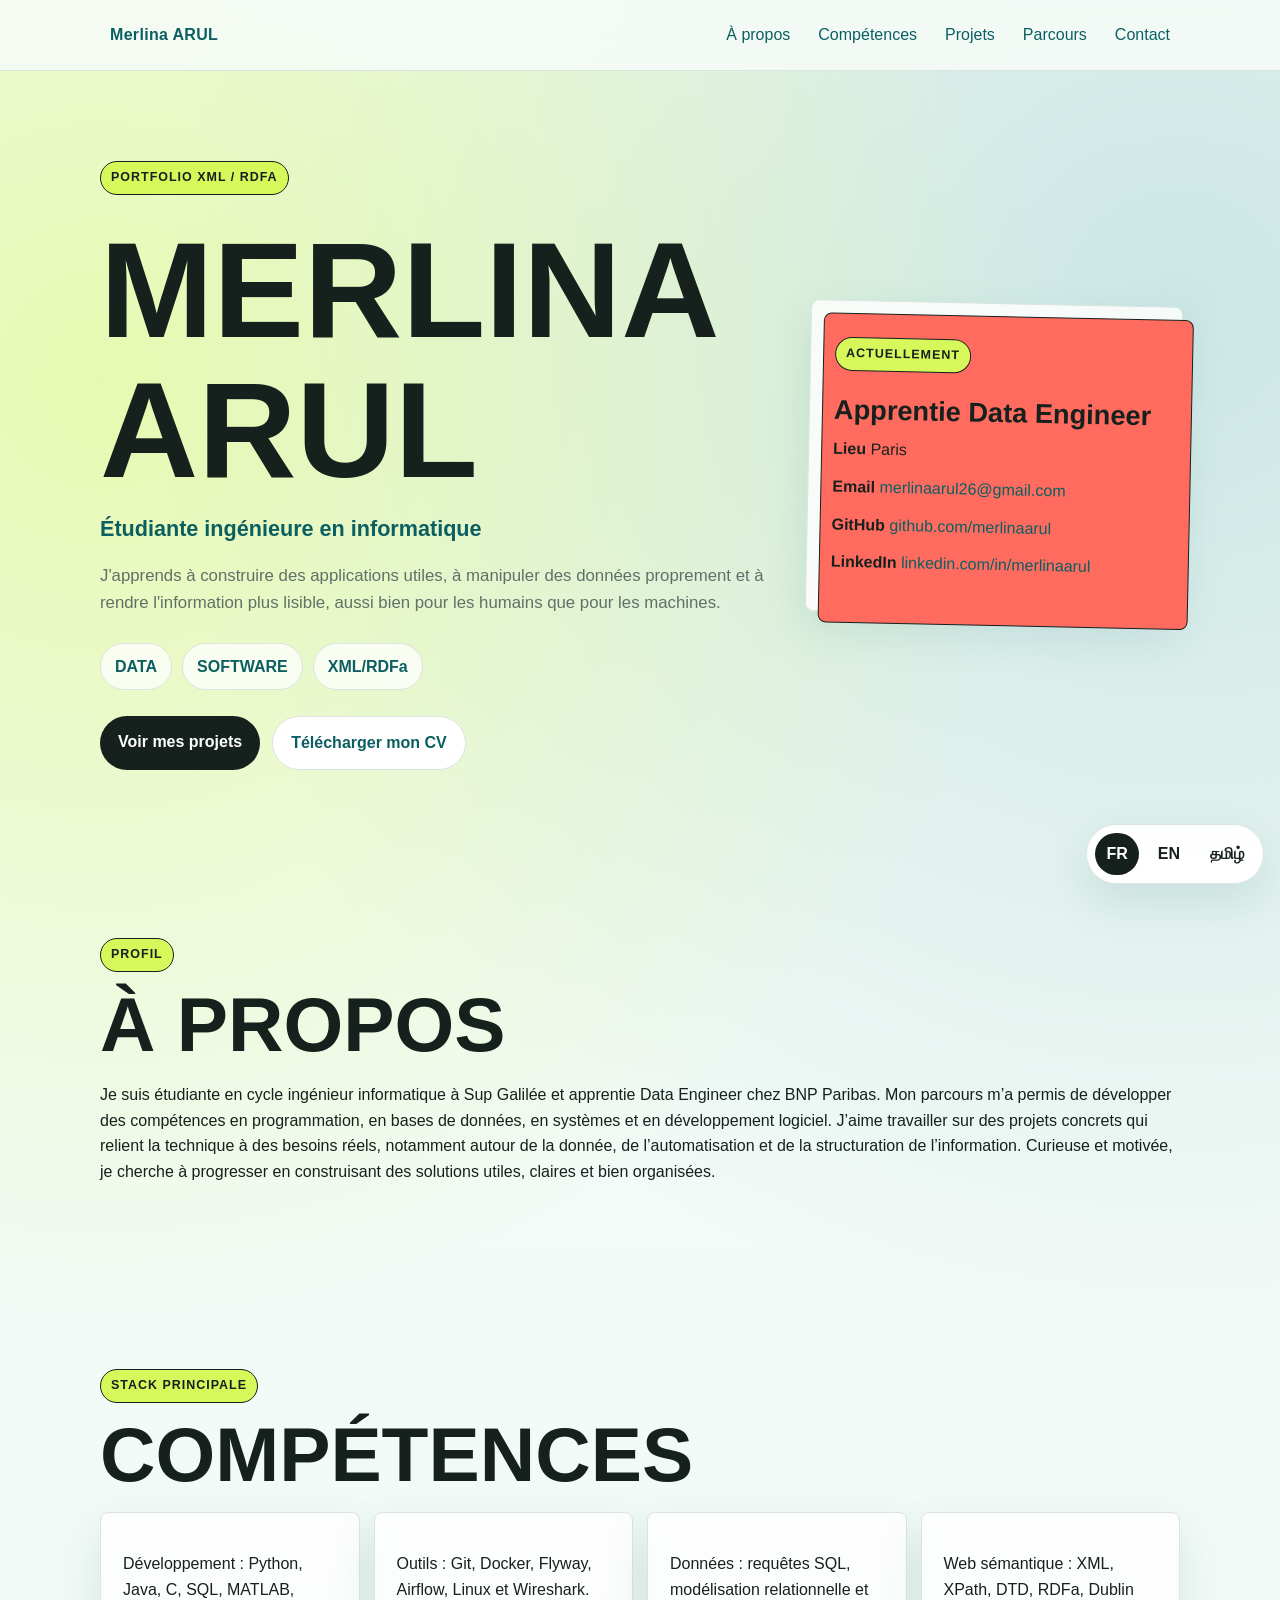
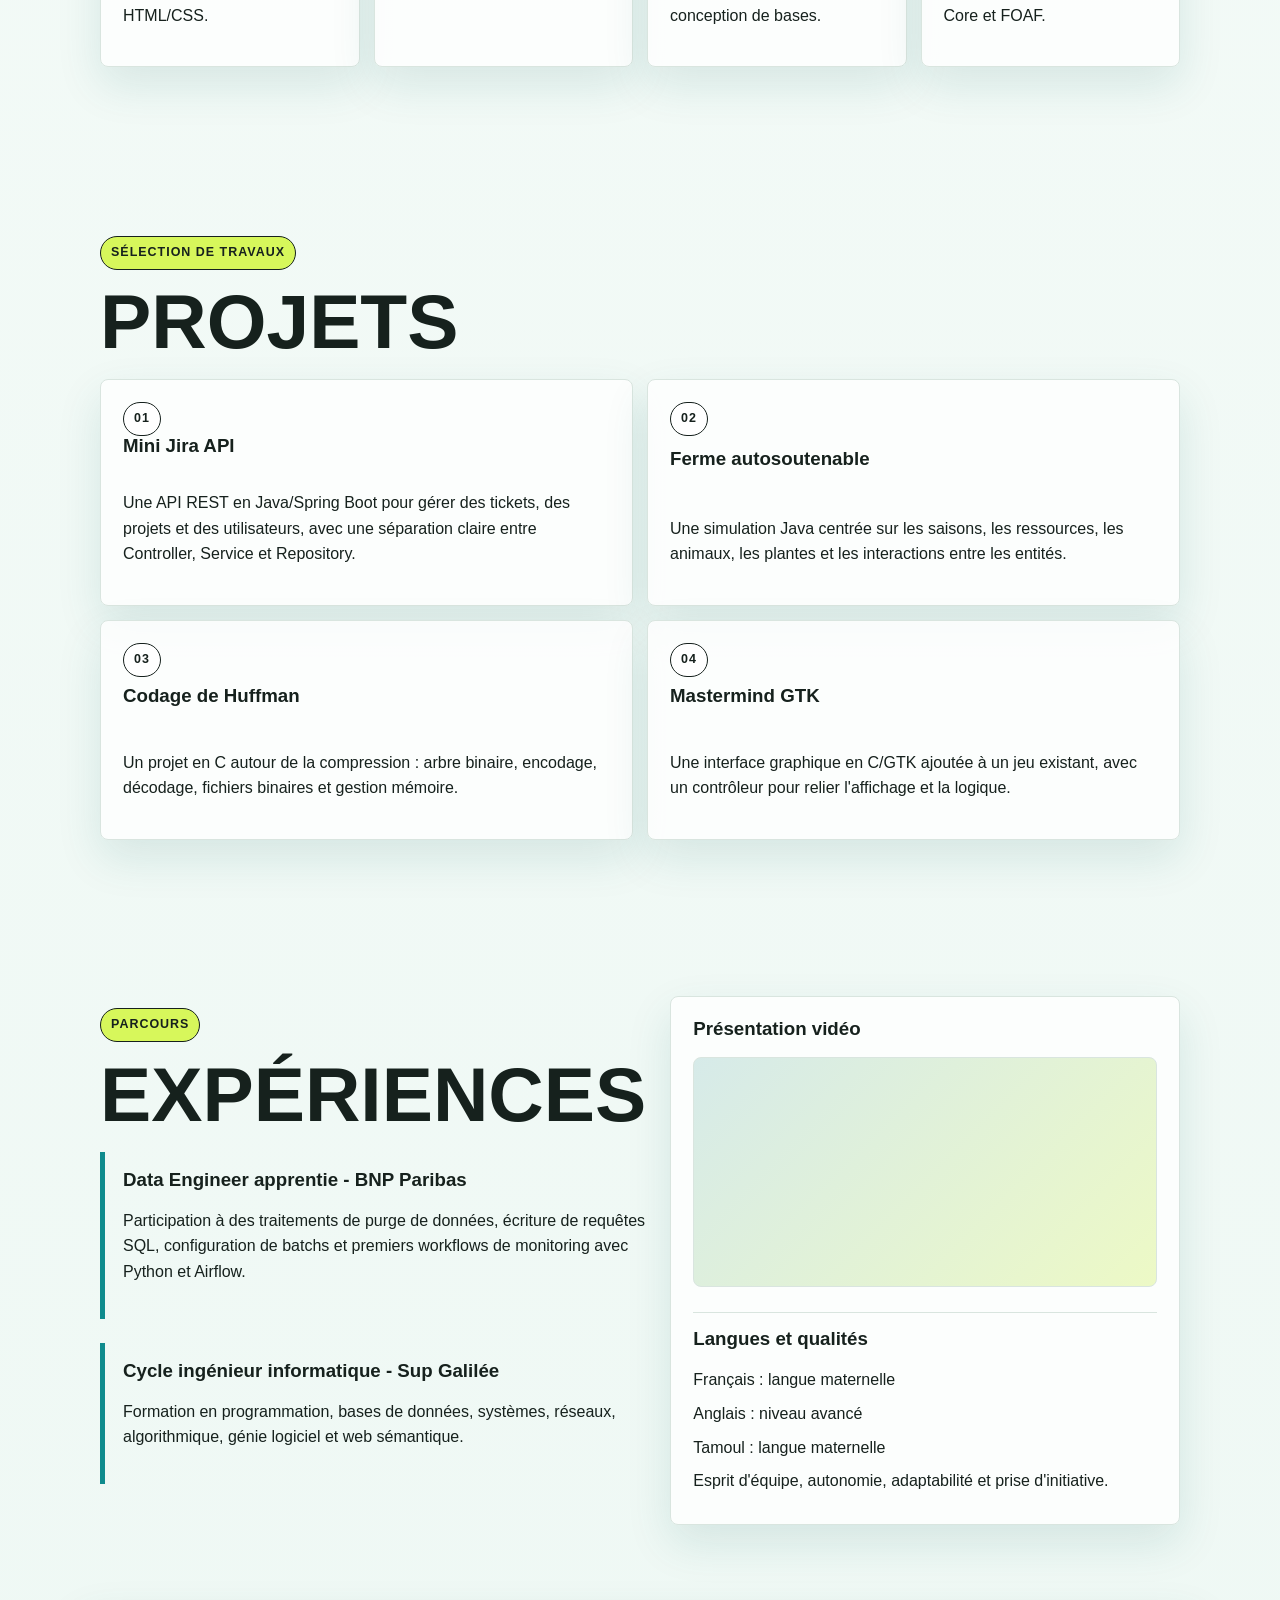
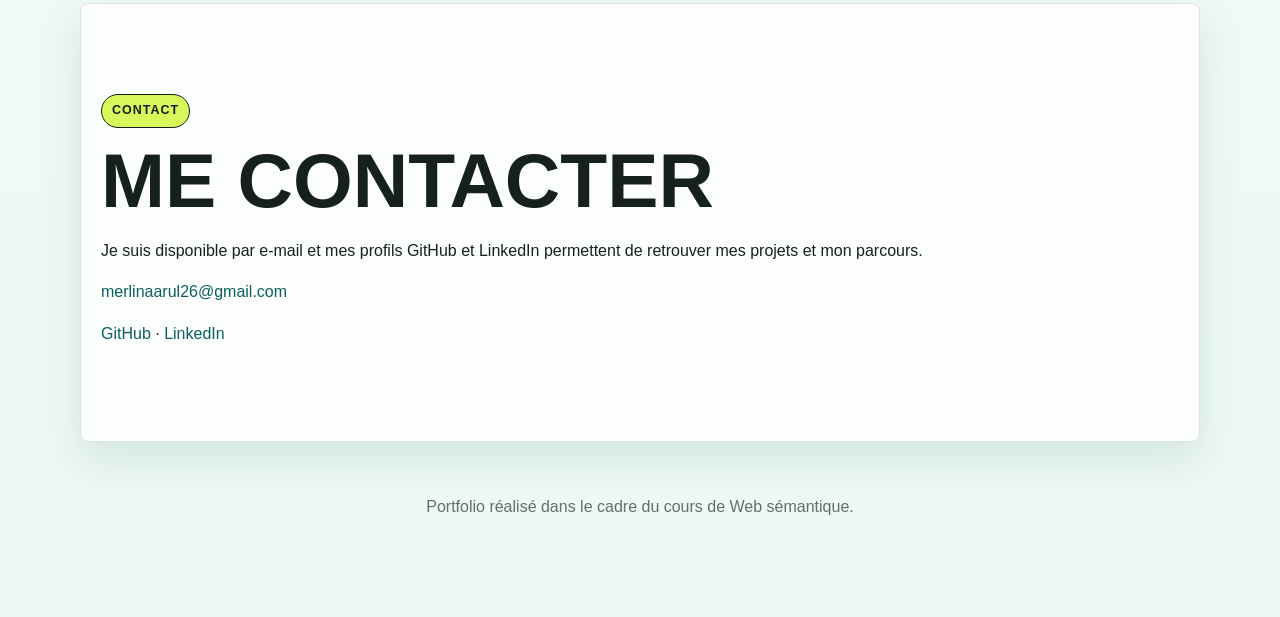
<file: index.html>
<!DOCTYPE html>
<html lang="fr" dir="ltr" prefix="dc: http://purl.org/dc/terms/ foaf: http://xmlns.com/foaf/0.1/ schema: https://schema.org/">
<head about="./" typeof="foaf:Document">
  <meta charset="utf-8" />
  <meta name="viewport" content="width=device-width, initial-scale=1.0" />
  <title property="dc:title">Portfolio XML et Web sémantique - Merlina ARUL</title>
  <meta name="description" property="dc:description" content="Portfolio multilingue de Merlina ARUL, étudiante ingénieure en informatique, avec annotations RDFa DC et FOAF." />
  <meta property="dc:creator" content="Merlina ARUL" />
  <meta property="dc:language" content="fr" />
  <meta property="dc:created" content="2026-06-19" />
  <meta property="dc:modified" content="2026-06-23" />
  <link rel="alternate" hreflang="fr" href="index.html" />
  <link rel="alternate" hreflang="en" href="en.html" />
  <link rel="alternate" hreflang="ta" href="ta.html" />
  <link rel="stylesheet" href="style.css" />
</head>
<body about="./" typeof="foaf:Document">
  <nav class="language-switcher" aria-label="Choix de langue">
    <a class="active" href="index.html">FR</a>
    <a href="en.html">EN</a>
    <a href="ta.html">தமிழ்</a>
  </nav>

  <header class="site-header">
    <nav class="navbar" aria-label="Navigation principale">
      <a class="logo" href="#top" property="dc:title">Merlina ARUL</a>
      <ul>
        <li><a href="#about">À propos</a></li>
        <li><a href="#skills">Compétences</a></li>
        <li><a href="#projects">Projets</a></li>
        <li><a href="#experience">Parcours</a></li>
        <li><a href="#contact">Contact</a></li>
      </ul>
    </nav>
  </header>

  <main id="top">
    <section class="hero creative-hero" typeof="foaf:Person" about="#merlina-arul">
      <div class="hero-text">
        <p class="badge">Portfolio XML / RDFa</p>
        <h1 property="foaf:name">Merlina ARUL</h1>
        <p class="role" property="schema:jobTitle">Étudiante ingénieure en informatique</p>
        <p class="intro" property="schema:description">J'apprends à construire des applications utiles, à manipuler des données proprement et à rendre l'information plus lisible, aussi bien pour les humains que pour les machines.</p>
        <div class="hero-keywords" aria-label="Domaines principaux">
          <span>DATA</span>
          <span>SOFTWARE</span>
          <span>XML/RDFa</span>
        </div>
        <div class="hero-actions">
          <a class="button primary" href="#projects">Voir mes projets</a>
          <a class="button secondary" href="CV_Merlina_ARUL.pdf" property="foaf:page">Télécharger mon CV</a>
        </div>
      </div>
      <aside class="profile-card hero-panel">
        <p class="panel-label">Actuellement</p>
        <p class="panel-big">Apprentie Data Engineer</p>
        <p><strong>Lieu</strong> <span property="schema:addressLocality">Paris</span></p>
        <p><strong>Email</strong> <a href="mailto:merlinaarul26@gmail.com" property="foaf:mbox">merlinaarul26@gmail.com</a></p>
        <p><strong>GitHub</strong> <a href="https://github.com/merlinaarul" rel="foaf:account">github.com/merlinaarul</a></p>
        <p><strong>LinkedIn</strong> <a href="https://linkedin.com/in/merlinaarul" rel="foaf:account">linkedin.com/in/merlinaarul</a></p>
      </aside>
    </section>

    <section id="about" class="section">
      <p class="section-kicker">Profil</p>
      <h2>À propos</h2>
      <p>Je suis étudiante en cycle ingénieur informatique à Sup Galilée et apprentie Data Engineer chez BNP Paribas. Mon parcours m’a permis de développer des compétences en programmation, en bases de données, en systèmes et en développement logiciel. J’aime travailler sur des projets concrets qui relient la technique à des besoins réels, notamment autour de la donnée, de l’automatisation et de la structuration de l’information. Curieuse et motivée, je cherche à progresser en construisant des solutions utiles, claires et bien organisées.</p>
    </section>

    <div class="rdfa-hidden" rel="dc:creator" resource="#merlina-arul" aria-hidden="true"></div>

    <section id="skills" class="section">
      <p class="section-kicker">Stack principale</p>
      <h2>Compétences</h2>
      <div class="cards">
        <article class="card"><p>Développement : Python, Java, C, SQL, MATLAB, HTML/CSS.</p></article>
        <article class="card"><p>Outils : Git, Docker, Flyway, Airflow, Linux et Wireshark.</p></article>
        <article class="card"><p>Données : requêtes SQL, modélisation relationnelle et conception de bases.</p></article>
        <article class="card"><p>Web sémantique : XML, XPath, DTD, RDFa, Dublin Core et FOAF.</p></article>
      </div>
    </section>

    <section id="projects" class="section">
      <p class="section-kicker">Sélection de travaux</p>
      <h2>Projets</h2>
      <div class="cards projects-grid">
        <article class="card" typeof="schema:CreativeWork">
          <span class="project-number">01</span>
          <h3 property="schema:name">Mini Jira API</h3>
          <p property="schema:description">Une API REST en Java/Spring Boot pour gérer des tickets, des projets et des utilisateurs, avec une séparation claire entre Controller, Service et Repository.</p>
        </article>
        <article class="card" typeof="schema:CreativeWork">
          <span class="project-number">02</span>
          <h3 property="schema:name">Ferme autosoutenable</h3>
          <p property="schema:description">Une simulation Java centrée sur les saisons, les ressources, les animaux, les plantes et les interactions entre les entités.</p>
        </article>
        <article class="card" typeof="schema:CreativeWork">
          <span class="project-number">03</span>
          <h3 property="schema:name">Codage de Huffman</h3>
          <p property="schema:description">Un projet en C autour de la compression : arbre binaire, encodage, décodage, fichiers binaires et gestion mémoire.</p>
        </article>
        <article class="card" typeof="schema:CreativeWork">
          <span class="project-number">04</span>
          <h3 property="schema:name">Mastermind GTK</h3>
          <p property="schema:description">Une interface graphique en C/GTK ajoutée à un jeu existant, avec un contrôleur pour relier l'affichage et la logique.</p>
        </article>
      </div>
    </section>

    <section id="experience" class="section two-columns">
      <div>
        <p class="section-kicker">Parcours</p>
        <h2>Expériences</h2>
        <article class="timeline-item">
          <h3>Data Engineer apprentie - BNP Paribas</h3>
          <p>Participation à des traitements de purge de données, écriture de requêtes SQL, configuration de batchs et premiers workflows de monitoring avec Python et Airflow.</p>
        </article>
        <article class="timeline-item">
          <h3>Cycle ingénieur informatique - Sup Galilée</h3>
          <p>Formation en programmation, bases de données, systèmes, réseaux, algorithmique, génie logiciel et web sémantique.</p>
        </article>
      </div>
      <aside class="video-box media-panel">
        <div>
          <h3>Présentation vidéo</h3>
          <p></p>
          <iframe title="Présentation vidéo"
          src="https://www.youtube.com/embed/ngdmBnVNeps?si=mpyzR8RYQHzEaz6s&cc_load_policy=1&cc_lang_pref=fr" frameborder="0" allow="accelerometer; autoplay; clipboard-write; encrypted-media; gyroscope; picture-in-picture; web-share" referrerpolicy="strict-origin-when-cross-origin" allowfullscreen></iframe>
        </div>
        <div class="language-note">
          <h3>Langues et qualités</h3>
          <p>Français : langue maternelle</p>
          <p>Anglais : niveau avancé</p>
          <p>Tamoul : langue maternelle</p>
          <p>Esprit d'équipe, autonomie, adaptabilité et prise d'initiative.</p>
        </div>
      </aside>
    </section>

    <section id="contact" class="section contact" typeof="foaf:Person" about="#merlina-arul">
      <p class="section-kicker">Contact</p>
      <h2>Me contacter</h2>
      <p>Je suis disponible par e-mail et mes profils GitHub et LinkedIn permettent de retrouver mes projets et mon parcours.</p>
      <p><a href="mailto:merlinaarul26@gmail.com" property="foaf:mbox">merlinaarul26@gmail.com</a></p>
      <p><a href="https://github.com/merlinaarul" rel="foaf:account">GitHub</a> · <a href="https://linkedin.com/in/merlinaarul" rel="foaf:account">LinkedIn</a></p>
    </section>
  </main>

  <footer class="footer">
    <p>Portfolio réalisé dans le cadre du cours de Web sémantique.</p>
  </footer>

  <script src="main.js"></script>
</body>
</html>
</file>
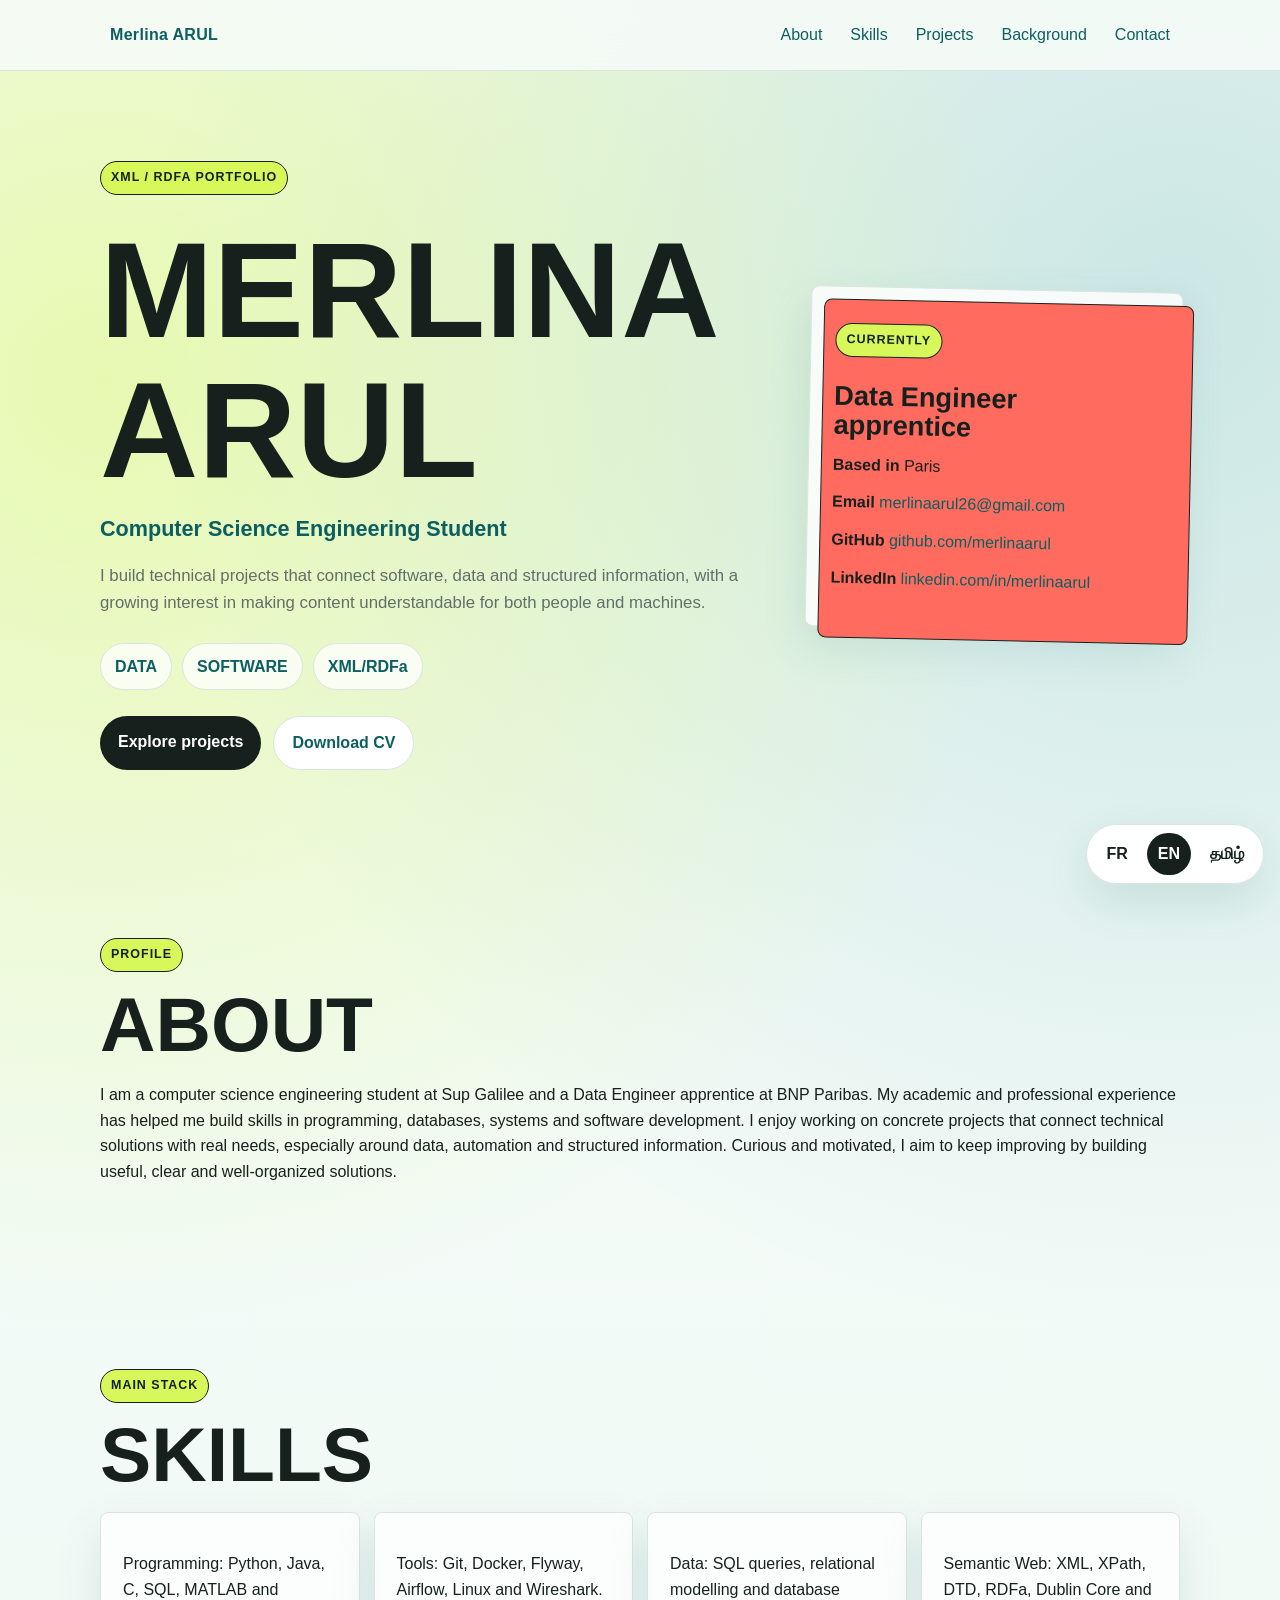
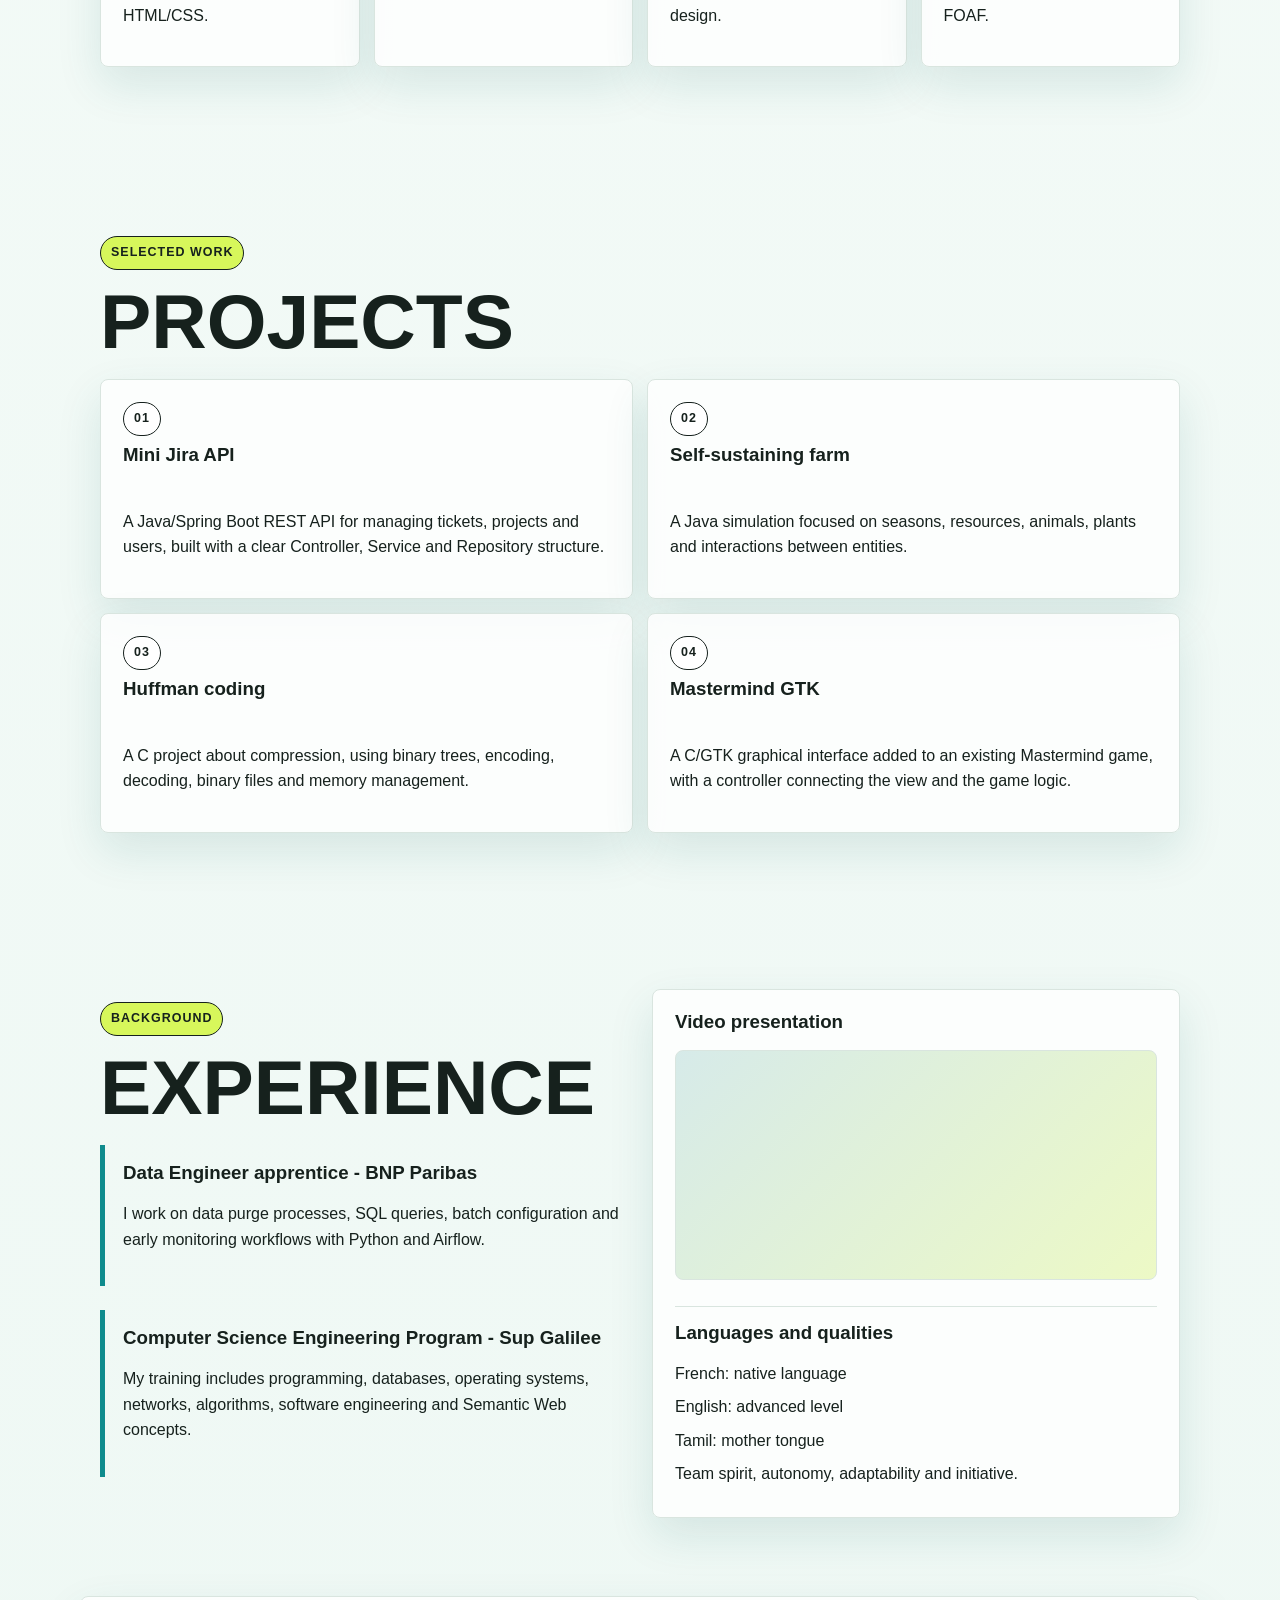
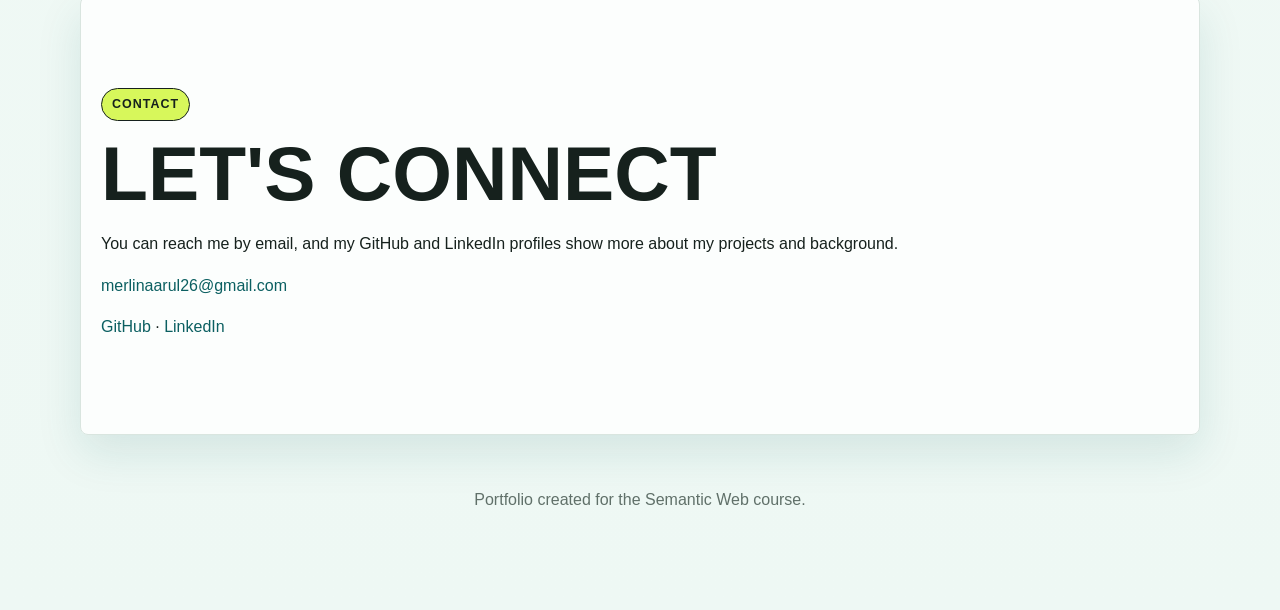
<file: en.html>
<!DOCTYPE html>
<html lang="en" dir="ltr" prefix="dc: http://purl.org/dc/terms/ foaf: http://xmlns.com/foaf/0.1/ schema: https://schema.org/">
<head about="./" typeof="foaf:Document">
  <meta charset="utf-8" />
  <meta name="viewport" content="width=device-width, initial-scale=1.0" />
  <title property="dc:title">XML and Semantic Web Portfolio - Merlina ARUL</title>
  <meta name="description" property="dc:description" content="A multilingual portfolio presenting Merlina ARUL's computing background, projects, XML structure and RDFa annotations." />
  <meta property="dc:creator" content="Merlina ARUL" />
  <meta property="dc:language" content="en" />
  <meta property="dc:created" content="2026-06-19" />
  <meta property="dc:modified" content="2026-06-23" />
  <link rel="alternate" hreflang="fr" href="index.html" />
  <link rel="alternate" hreflang="en" href="en.html" />
  <link rel="alternate" hreflang="ta" href="ta.html" />
  <link rel="stylesheet" href="style.css" />
</head>
<body about="./" typeof="foaf:Document">
  <nav class="language-switcher" aria-label="Language selection">
    <a href="index.html">FR</a>
    <a class="active" href="en.html">EN</a>
    <a href="ta.html">தமிழ்</a>
  </nav>

  <header class="site-header">
    <nav class="navbar" aria-label="Main navigation">
      <a class="logo" href="#top" property="dc:title">Merlina ARUL</a>
      <ul>
        <li><a href="#about">About</a></li>
        <li><a href="#skills">Skills</a></li>
        <li><a href="#projects">Projects</a></li>
        <li><a href="#experience">Background</a></li>
        <li><a href="#contact">Contact</a></li>
      </ul>
    </nav>
  </header>

  <main id="top">
    <section class="hero creative-hero" typeof="foaf:Person" about="#merlina-arul">
      <div class="hero-text">
        <p class="badge">XML / RDFa Portfolio</p>
        <h1 property="foaf:name">Merlina ARUL</h1>
        <p class="role" property="schema:jobTitle">Computer Science Engineering Student</p>
        <p class="intro" property="schema:description">I build technical projects that connect software, data and structured information, with a growing interest in making content understandable for both people and machines.</p>
        <div class="hero-keywords" aria-label="Main fields">
          <span>DATA</span>
          <span>SOFTWARE</span>
          <span>XML/RDFa</span>
        </div>
        <div class="hero-actions">
          <a class="button primary" href="#projects">Explore projects</a>
          <a class="button secondary" href="CV_Merlina_ARUL.pdf" property="foaf:page">Download CV</a>
        </div>
      </div>
      <aside class="profile-card hero-panel">
        <p class="panel-label">Currently</p>
        <p class="panel-big">Data Engineer apprentice</p>
        <p><strong>Based in</strong> <span property="schema:addressLocality">Paris</span></p>
        <p><strong>Email</strong> <a href="mailto:merlinaarul26@gmail.com" property="foaf:mbox">merlinaarul26@gmail.com</a></p>
        <p><strong>GitHub</strong> <a href="https://github.com/merlinaarul" rel="foaf:account">github.com/merlinaarul</a></p>
        <p><strong>LinkedIn</strong> <a href="https://linkedin.com/in/merlinaarul" rel="foaf:account">linkedin.com/in/merlinaarul</a></p>
      </aside>
    </section>

    <section id="about" class="section">
      <p class="section-kicker">Profile</p>
      <h2>About</h2>
      <p>I am a computer science engineering student at Sup Galilee and a Data Engineer apprentice at BNP Paribas. My academic and professional experience has helped me build skills in programming, databases, systems and software development. I enjoy working on concrete projects that connect technical solutions with real needs, especially around data, automation and structured information. Curious and motivated, I aim to keep improving by building useful, clear and well-organized solutions.</p>
    </section>

    <div class="rdfa-hidden" rel="dc:creator" resource="#merlina-arul" aria-hidden="true"></div>

    <section id="skills" class="section">
      <p class="section-kicker">Main stack</p>
      <h2>Skills</h2>
      <div class="cards">
        <article class="card"><p>Programming: Python, Java, C, SQL, MATLAB and HTML/CSS.</p></article>
        <article class="card"><p>Tools: Git, Docker, Flyway, Airflow, Linux and Wireshark.</p></article>
        <article class="card"><p>Data: SQL queries, relational modelling and database design.</p></article>
        <article class="card"><p>Semantic Web: XML, XPath, DTD, RDFa, Dublin Core and FOAF.</p></article>
      </div>
    </section>

    <section id="projects" class="section">
      <p class="section-kicker">Selected work</p>
      <h2>Projects</h2>
      <div class="cards projects-grid">
        <article class="card" typeof="schema:CreativeWork">
          <span class="project-number">01</span>
          <h3 property="schema:name">Mini Jira API</h3>
          <p property="schema:description">A Java/Spring Boot REST API for managing tickets, projects and users, built with a clear Controller, Service and Repository structure.</p>
        </article>
        <article class="card" typeof="schema:CreativeWork">
          <span class="project-number">02</span>
          <h3 property="schema:name">Self-sustaining farm</h3>
          <p property="schema:description">A Java simulation focused on seasons, resources, animals, plants and interactions between entities.</p>
        </article>
        <article class="card" typeof="schema:CreativeWork">
          <span class="project-number">03</span>
          <h3 property="schema:name">Huffman coding</h3>
          <p property="schema:description">A C project about compression, using binary trees, encoding, decoding, binary files and memory management.</p>
        </article>
        <article class="card" typeof="schema:CreativeWork">
          <span class="project-number">04</span>
          <h3 property="schema:name">Mastermind GTK</h3>
          <p property="schema:description">A C/GTK graphical interface added to an existing Mastermind game, with a controller connecting the view and the game logic.</p>
        </article>
      </div>
    </section>

    <section id="experience" class="section two-columns">
      <div>
        <p class="section-kicker">Background</p>
        <h2>Experience</h2>
        <article class="timeline-item">
          <h3>Data Engineer apprentice - BNP Paribas</h3>
          <p>I work on data purge processes, SQL queries, batch configuration and early monitoring workflows with Python and Airflow.</p>
        </article>
        <article class="timeline-item">
          <h3>Computer Science Engineering Program - Sup Galilee</h3>
          <p>My training includes programming, databases, operating systems, networks, algorithms, software engineering and Semantic Web concepts.</p>
        </article>
      </div>
      <aside class="video-box media-panel">
        <div>
          <h3>Video presentation</h3>
          <p></p>
          <iframe title="Video presentation" 
            src="https://www.youtube.com/embed/ngdmBnVNeps?si=mpyzR8RYQHzEaz6s&cc_load_policy=1&cc_lang_pref=en" frameborder="0" allow="accelerometer; autoplay; clipboard-write; encrypted-media; gyroscope; picture-in-picture; web-share" referrerpolicy="strict-origin-when-cross-origin" allowfullscreen></iframe>
        </div>
        <div class="language-note">
          <h3>Languages and qualities</h3>
          <p>French: native language</p>
          <p>English: advanced level</p>
          <p>Tamil: mother tongue</p>
          <p>Team spirit, autonomy, adaptability and initiative.</p>
        </div>
      </aside>
    </section>

    <section id="contact" class="section contact" typeof="foaf:Person" about="#merlina-arul">
      <p class="section-kicker">Contact</p>
      <h2>Let's connect</h2>
      <p>You can reach me by email, and my GitHub and LinkedIn profiles show more about my projects and background.</p>
      <p><a href="mailto:merlinaarul26@gmail.com" property="foaf:mbox">merlinaarul26@gmail.com</a></p>
      <p><a href="https://github.com/merlinaarul" rel="foaf:account">GitHub</a> · <a href="https://linkedin.com/in/merlinaarul" rel="foaf:account">LinkedIn</a></p>
    </section>
  </main>

  <footer class="footer">
    <p>Portfolio created for the Semantic Web course.</p>
  </footer>

  <script src="main.js"></script>
</body>
</html>
</file>
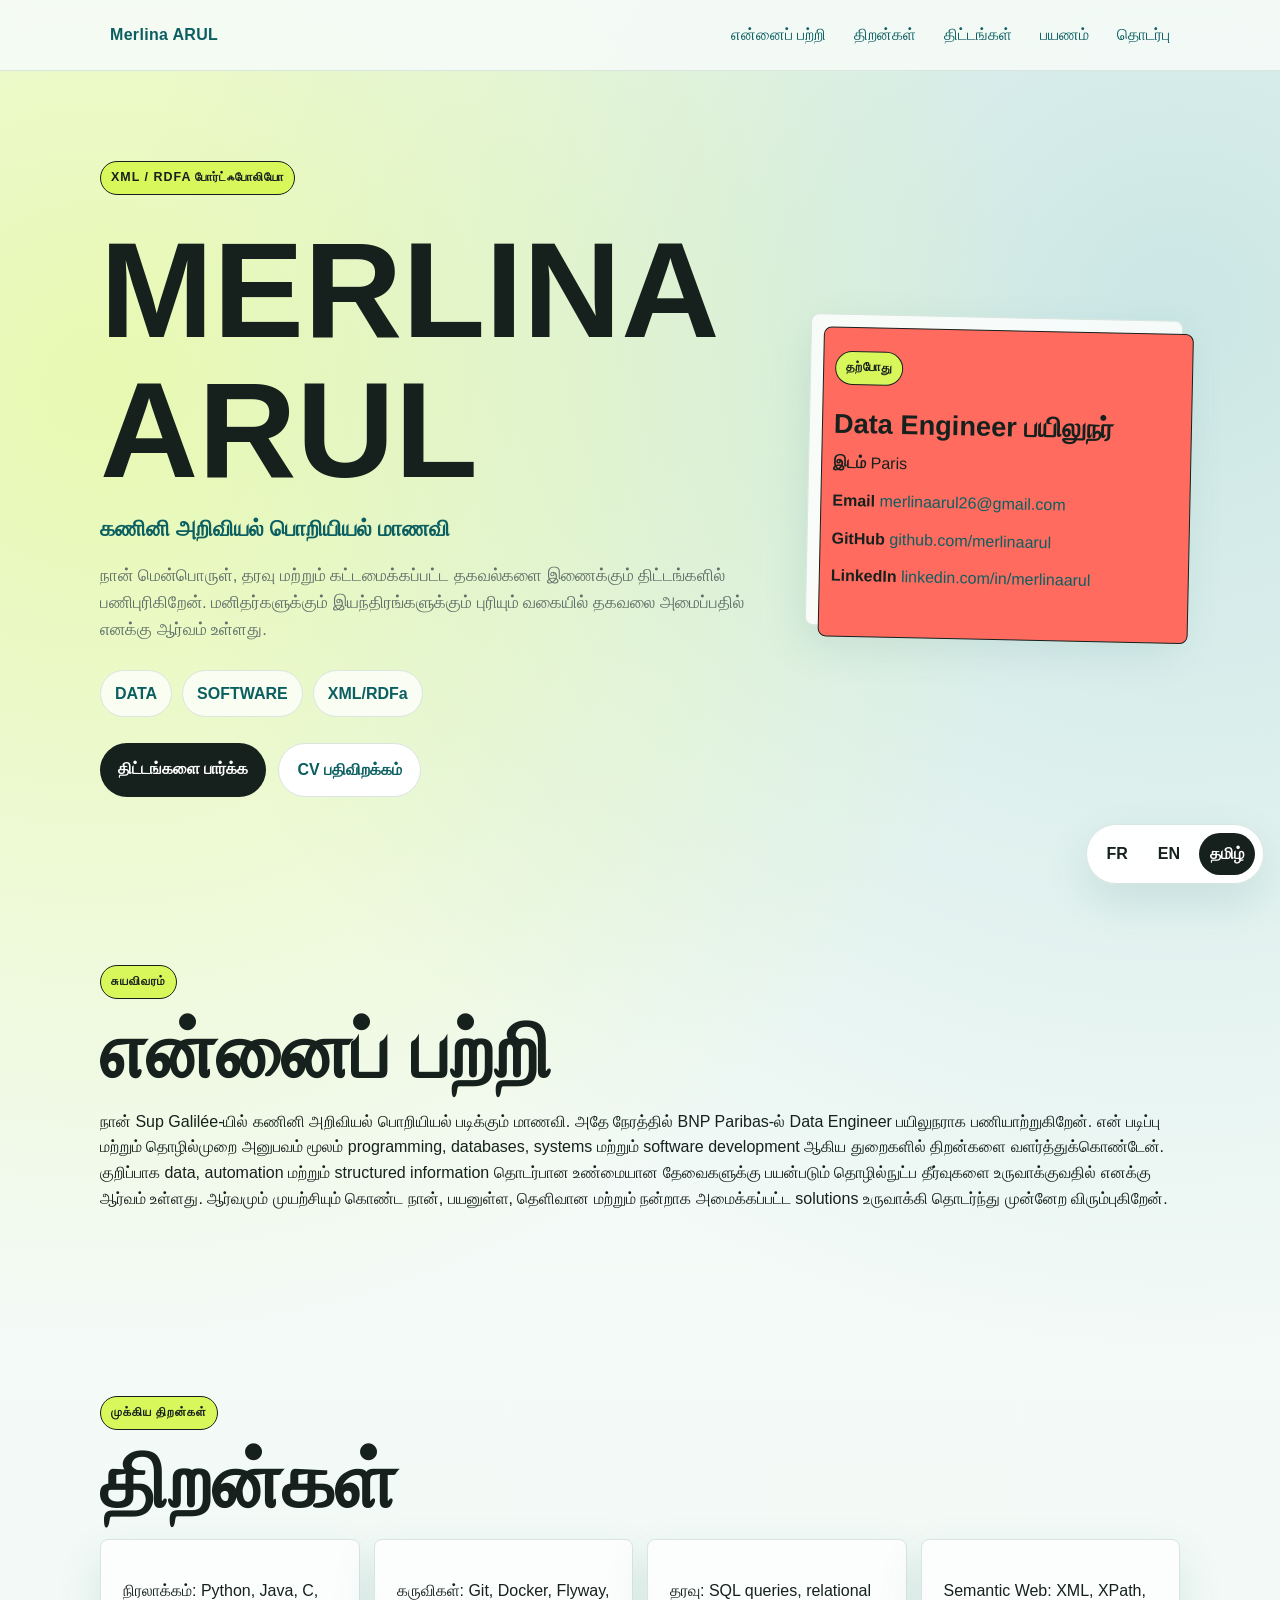
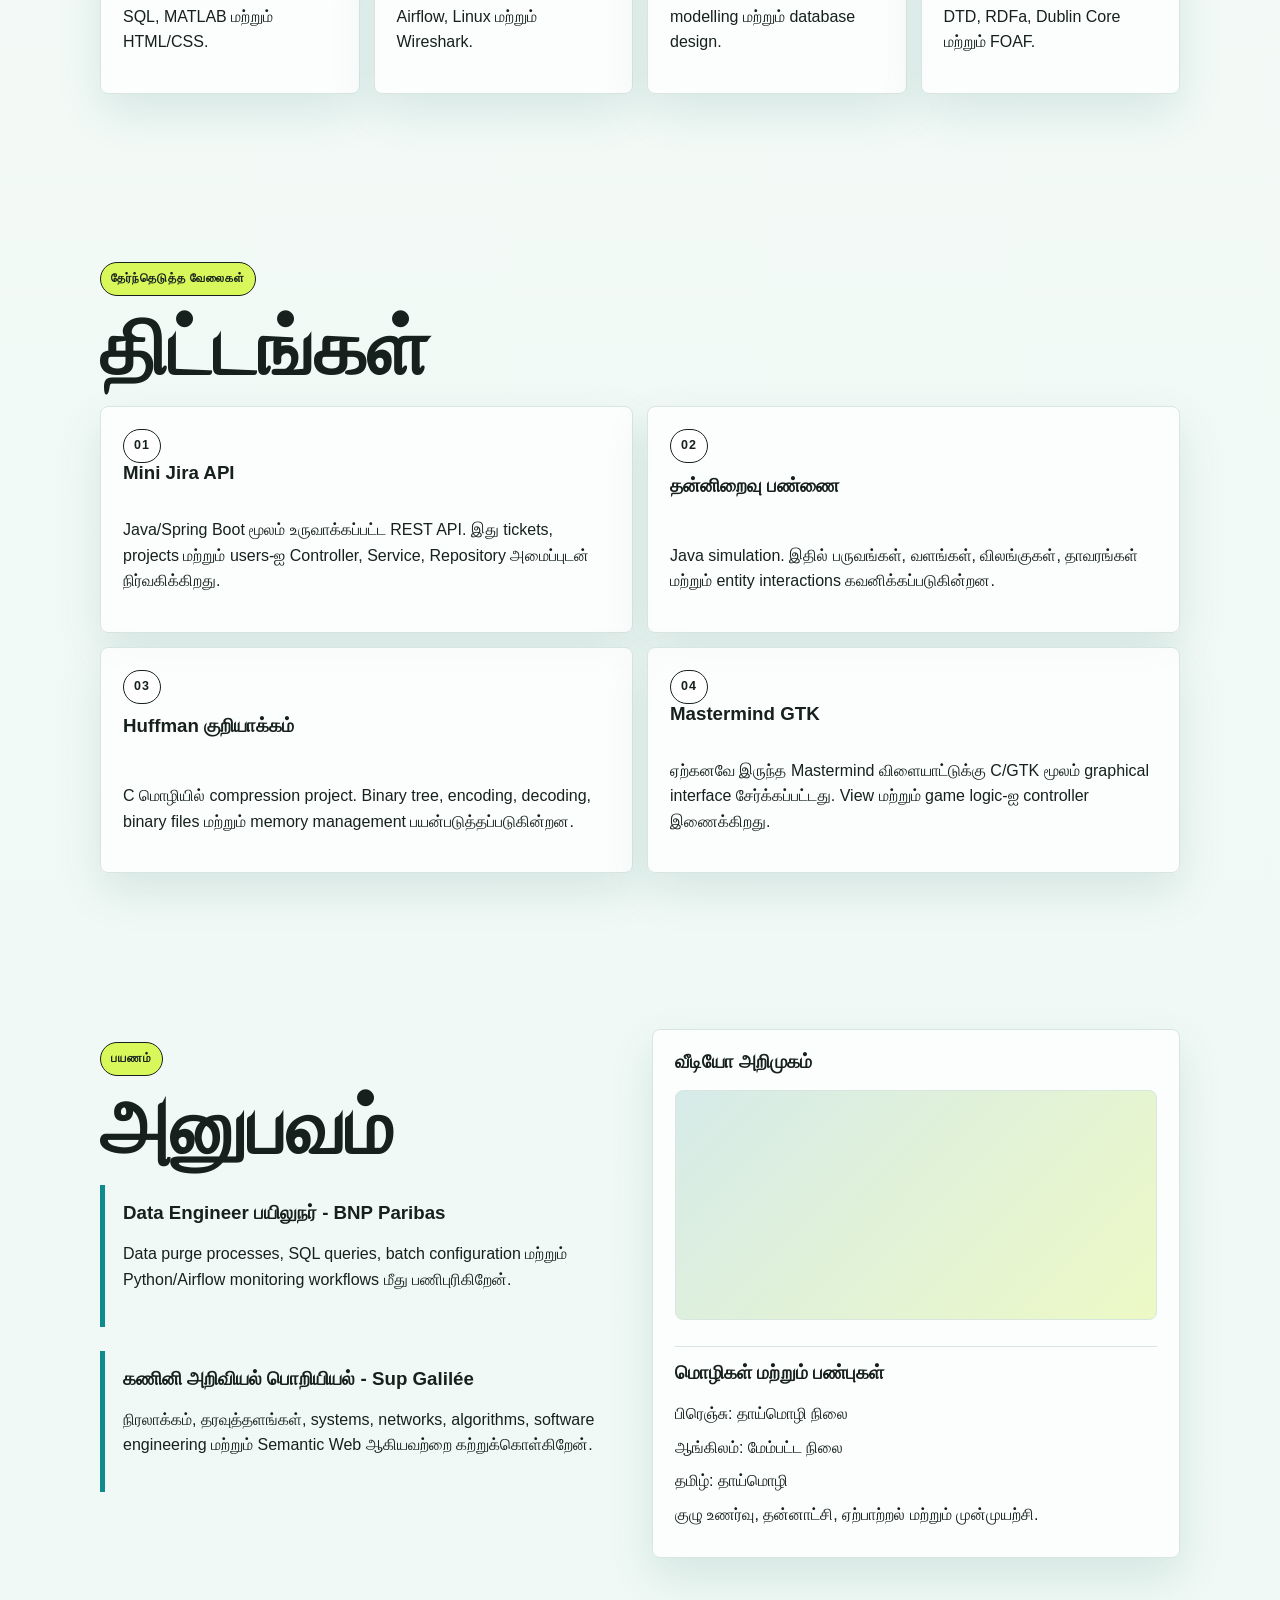
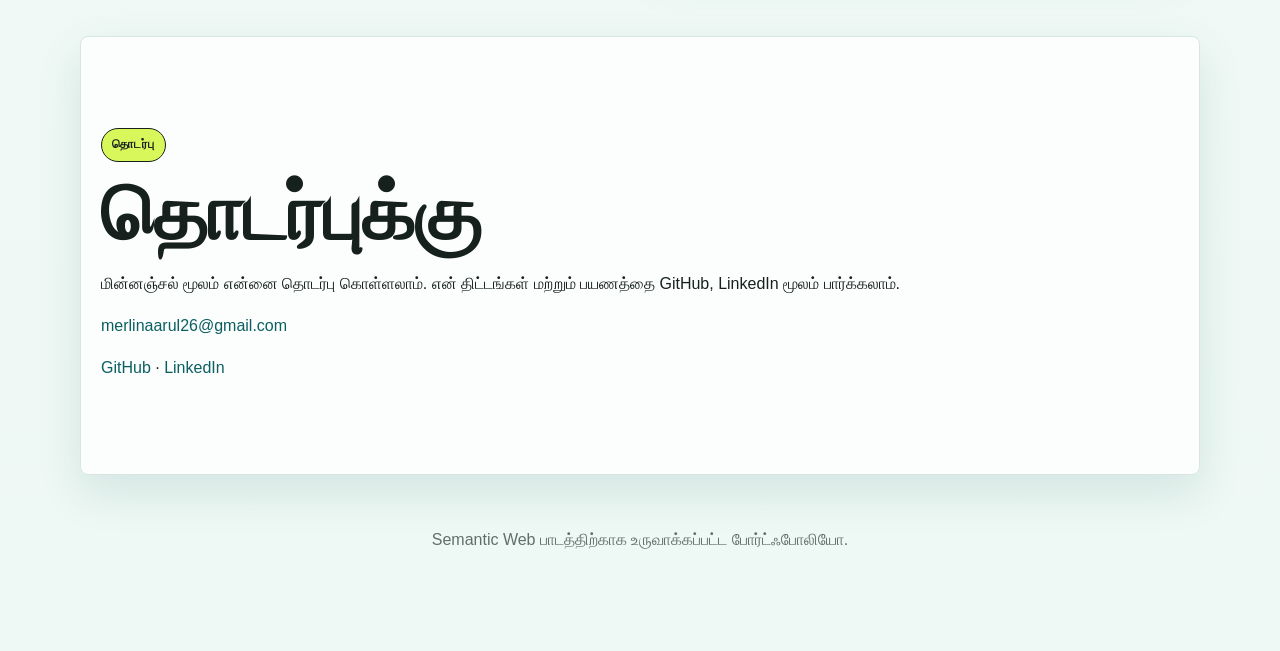
<file: ta.html>
<!DOCTYPE html>
<html lang="ta" dir="ltr" prefix="dc: http://purl.org/dc/terms/ foaf: http://xmlns.com/foaf/0.1/ schema: https://schema.org/">
<head about="./" typeof="foaf:Document">
  <meta charset="utf-8" />
  <meta name="viewport" content="width=device-width, initial-scale=1.0" />
  <title property="dc:title">XML மற்றும் Semantic Web போர்ட்ஃபோலியோ - Merlina ARUL</title>
  <meta name="description" property="dc:description" content="Merlina ARUL இன் பலமொழி போர்ட்ஃபோலியோ. இதில் கணினி அறிவியல் பயணம், திட்டங்கள், XML அமைப்பு மற்றும் RDFa குறிப்புகள் உள்ளன." />
  <meta property="dc:creator" content="Merlina ARUL" />
  <meta property="dc:language" content="ta" />
  <meta property="dc:created" content="2026-06-19" />
  <meta property="dc:modified" content="2026-06-23" />
  <link rel="alternate" hreflang="fr" href="index.html" />
  <link rel="alternate" hreflang="en" href="en.html" />
  <link rel="alternate" hreflang="ta" href="ta.html" />
  <link rel="stylesheet" href="style.css" />
</head>
<body about="./" typeof="foaf:Document">
  <nav class="language-switcher" aria-label="மொழி தேர்வு">
    <a href="index.html">FR</a>
    <a href="en.html">EN</a>
    <a class="active" href="ta.html">தமிழ்</a>
  </nav>

  <header class="site-header">
    <nav class="navbar" aria-label="முக்கிய வழிசெலுத்தல்">
      <a class="logo" href="#top" property="dc:title">Merlina ARUL</a>
      <ul>
        <li><a href="#about">என்னைப் பற்றி</a></li>
        <li><a href="#skills">திறன்கள்</a></li>
        <li><a href="#projects">திட்டங்கள்</a></li>
        <li><a href="#experience">பயணம்</a></li>
        <li><a href="#contact">தொடர்பு</a></li>
      </ul>
    </nav>
  </header>

  <main id="top">
    <section class="hero creative-hero" typeof="foaf:Person" about="#merlina-arul">
      <div class="hero-text">
        <p class="badge">XML / RDFa போர்ட்ஃபோலியோ</p>
        <h1 property="foaf:name">Merlina ARUL</h1>
        <p class="role" property="schema:jobTitle">கணினி அறிவியல் பொறியியல் மாணவி</p>
        <p class="intro" property="schema:description">நான் மென்பொருள், தரவு மற்றும் கட்டமைக்கப்பட்ட தகவல்களை இணைக்கும் திட்டங்களில் பணிபுரிகிறேன். மனிதர்களுக்கும் இயந்திரங்களுக்கும் புரியும் வகையில் தகவலை அமைப்பதில் எனக்கு ஆர்வம் உள்ளது.</p>
        <div class="hero-keywords" aria-label="முக்கிய துறைகள்">
          <span>DATA</span>
          <span>SOFTWARE</span>
          <span>XML/RDFa</span>
        </div>
        <div class="hero-actions">
          <a class="button primary" href="#projects">திட்டங்களை பார்க்க</a>
          <a class="button secondary" href="CV_Merlina_ARUL.pdf" property="foaf:page">CV பதிவிறக்கம்</a>
        </div>
      </div>
      <aside class="profile-card hero-panel">
        <p class="panel-label">தற்போது</p>
        <p class="panel-big">Data Engineer பயிலுநர்</p>
        <p><strong>இடம்</strong> <span property="schema:addressLocality">Paris</span></p>
        <p><strong>Email</strong> <a href="mailto:merlinaarul26@gmail.com" property="foaf:mbox">merlinaarul26@gmail.com</a></p>
        <p><strong>GitHub</strong> <a href="https://github.com/merlinaarul" rel="foaf:account">github.com/merlinaarul</a></p>
        <p><strong>LinkedIn</strong> <a href="https://linkedin.com/in/merlinaarul" rel="foaf:account">linkedin.com/in/merlinaarul</a></p>
      </aside>
    </section>

    <section id="about" class="section">
      <p class="section-kicker">சுயவிவரம்</p>
      <h2>என்னைப் பற்றி</h2>
      <p>நான் Sup Galilée-யில் கணினி அறிவியல் பொறியியல் படிக்கும் மாணவி. அதே நேரத்தில் BNP Paribas-ல் Data Engineer பயிலுநராக பணியாற்றுகிறேன். என் படிப்பு மற்றும் தொழில்முறை அனுபவம் மூலம் programming, databases, systems மற்றும் software development ஆகிய துறைகளில் திறன்களை வளர்த்துக்கொண்டேன். குறிப்பாக data, automation மற்றும் structured information தொடர்பான உண்மையான தேவைகளுக்கு பயன்படும் தொழில்நுட்ப தீர்வுகளை உருவாக்குவதில் எனக்கு ஆர்வம் உள்ளது. ஆர்வமும் முயற்சியும் கொண்ட நான், பயனுள்ள, தெளிவான மற்றும் நன்றாக அமைக்கப்பட்ட solutions உருவாக்கி தொடர்ந்து முன்னேற விரும்புகிறேன்.</p>
    </section>

    <div class="rdfa-hidden" rel="dc:creator" resource="#merlina-arul" aria-hidden="true"></div>

    <section id="skills" class="section">
      <p class="section-kicker">முக்கிய திறன்கள்</p>
      <h2>திறன்கள்</h2>
      <div class="cards">
        <article class="card"><p>நிரலாக்கம்: Python, Java, C, SQL, MATLAB மற்றும் HTML/CSS.</p></article>
        <article class="card"><p>கருவிகள்: Git, Docker, Flyway, Airflow, Linux மற்றும் Wireshark.</p></article>
        <article class="card"><p>தரவு: SQL queries, relational modelling மற்றும் database design.</p></article>
        <article class="card"><p>Semantic Web: XML, XPath, DTD, RDFa, Dublin Core மற்றும் FOAF.</p></article>
      </div>
    </section>

    <section id="projects" class="section">
      <p class="section-kicker">தேர்ந்தெடுத்த வேலைகள்</p>
      <h2>திட்டங்கள்</h2>
      <div class="cards projects-grid">
        <article class="card" typeof="schema:CreativeWork">
          <span class="project-number">01</span>
          <h3 property="schema:name">Mini Jira API</h3>
          <p property="schema:description">Java/Spring Boot மூலம் உருவாக்கப்பட்ட REST API. இது tickets, projects மற்றும் users-ஐ Controller, Service, Repository அமைப்புடன் நிர்வகிக்கிறது.</p>
        </article>
        <article class="card" typeof="schema:CreativeWork">
          <span class="project-number">02</span>
          <h3 property="schema:name">தன்னிறைவு பண்ணை</h3>
          <p property="schema:description">Java simulation. இதில் பருவங்கள், வளங்கள், விலங்குகள், தாவரங்கள் மற்றும் entity interactions கவனிக்கப்படுகின்றன.</p>
        </article>
        <article class="card" typeof="schema:CreativeWork">
          <span class="project-number">03</span>
          <h3 property="schema:name">Huffman குறியாக்கம்</h3>
          <p property="schema:description">C மொழியில் compression project. Binary tree, encoding, decoding, binary files மற்றும் memory management பயன்படுத்தப்படுகின்றன.</p>
        </article>
        <article class="card" typeof="schema:CreativeWork">
          <span class="project-number">04</span>
          <h3 property="schema:name">Mastermind GTK</h3>
          <p property="schema:description">ஏற்கனவே இருந்த Mastermind விளையாட்டுக்கு C/GTK மூலம் graphical interface சேர்க்கப்பட்டது. View மற்றும் game logic-ஐ controller இணைக்கிறது.</p>
        </article>
      </div>
    </section>

    <section id="experience" class="section two-columns">
      <div>
        <p class="section-kicker">பயணம்</p>
        <h2>அனுபவம்</h2>
        <article class="timeline-item">
          <h3>Data Engineer பயிலுநர் - BNP Paribas</h3>
          <p>Data purge processes, SQL queries, batch configuration மற்றும் Python/Airflow monitoring workflows மீது பணிபுரிகிறேன்.</p>
        </article>
        <article class="timeline-item">
          <h3>கணினி அறிவியல் பொறியியல் - Sup Galilée</h3>
          <p>நிரலாக்கம், தரவுத்தளங்கள், systems, networks, algorithms, software engineering மற்றும் Semantic Web ஆகியவற்றை கற்றுக்கொள்கிறேன்.</p>
        </article>
      </div>
      <aside class="video-box media-panel">
        <div>
          <h3>வீடியோ அறிமுகம்</h3>
          <p></p>
          <iframe title="வீடியோ அறிமுகம்" 
          src="https://www.youtube.com/embed/ngdmBnVNeps?si=mpyzR8RYQHzEaz6s&cc_load_policy=1&cc_lang_pref=ta" frameborder="0" allow="accelerometer; autoplay; clipboard-write; encrypted-media; gyroscope; picture-in-picture; web-share" referrerpolicy="strict-origin-when-cross-origin" allowfullscreen></iframe>
        </div>
        <div class="language-note">
          <h3>மொழிகள் மற்றும் பண்புகள்</h3>
          <p>பிரெஞ்சு: தாய்மொழி நிலை</p>
          <p>ஆங்கிலம்: மேம்பட்ட நிலை</p>
          <p>தமிழ்: தாய்மொழி</p>
          <p>குழு உணர்வு, தன்னாட்சி, ஏற்பாற்றல் மற்றும் முன்முயற்சி.</p>
        </div>
      </aside>
    </section>

    <section id="contact" class="section contact" typeof="foaf:Person" about="#merlina-arul">
      <p class="section-kicker">தொடர்பு</p>
      <h2>தொடர்புக்கு</h2>
      <p>மின்னஞ்சல் மூலம் என்னை தொடர்பு கொள்ளலாம். என் திட்டங்கள் மற்றும் பயணத்தை GitHub, LinkedIn மூலம் பார்க்கலாம்.</p>
      <p><a href="mailto:merlinaarul26@gmail.com" property="foaf:mbox">merlinaarul26@gmail.com</a></p>
      <p><a href="https://github.com/merlinaarul" rel="foaf:account">GitHub</a> · <a href="https://linkedin.com/in/merlinaarul" rel="foaf:account">LinkedIn</a></p>
    </section>
  </main>

  <footer class="footer">
    <p>Semantic Web பாடத்திற்காக உருவாக்கப்பட்ட போர்ட்ஃபோலியோ.</p>
  </footer>

  <script src="main.js"></script>
</body>
</html>
</file>
<file: style.css>
:root {
  --bg: #f5fbf8;
  --surface: #ffffff;
  --ink: #16211d;
  --muted: #607069;
  --line: #d9e5df;
  --teal: #0f8b8d;
  --teal-dark: #0b5f61;
  --lime: #d7f75b;
  --coral: #ff6b5f;
  --shadow: 0 18px 45px rgba(15, 95, 97, 0.12);
}

* {
  box-sizing: border-box;
}

html {
  scroll-behavior: smooth;
}

body {
  margin: 0;
  font-family: Arial, Helvetica, sans-serif;
  color: var(--ink);
  background:
    radial-gradient(circle at 8% 10%, rgba(215, 247, 91, 0.45), transparent 26%),
    radial-gradient(circle at 92% 8%, rgba(15, 139, 141, 0.18), transparent 28%),
    linear-gradient(180deg, #f5fbf8 0%, #eef8f4 100%);
  line-height: 1.6;
}

a {
  color: var(--teal-dark);
  text-decoration: none;
}

a:hover {
  text-decoration: underline;
}

.site-header {
  position: sticky;
  top: 0;
  z-index: 10;
  border-bottom: 1px solid var(--line);
  background: rgba(245, 251, 248, 0.9);
  backdrop-filter: blur(14px);
}

.navbar {
  max-width: 1120px;
  margin: auto;
  padding: 14px 20px;
  display: flex;
  align-items: center;
  justify-content: space-between;
  gap: 20px;
}

.logo {
  font-weight: 800;
  letter-spacing: 0.02em;
}

.navbar ul {
  list-style: none;
  display: flex;
  flex-wrap: wrap;
  gap: 8px;
  padding: 0;
  margin: 0;
}

.navbar a {
  border-radius: 999px;
  padding: 8px 10px;
}

.navbar a:hover {
  background: rgba(15, 139, 141, 0.08);
  text-decoration: none;
}

.language-switcher {
  position: fixed;
  right: 16px;
  bottom: 16px;
  z-index: 20;
  display: flex;
  gap: 8px;
  padding: 8px;
  border: 1px solid var(--line);
  border-radius: 999px;
  background: rgba(255, 255, 255, 0.94);
  box-shadow: var(--shadow);
}

.language-switcher a {
  border: 0;
  border-radius: 999px;
  padding: 8px 11px;
  background: transparent;
  color: var(--ink);
  font-weight: 800;
}

.language-switcher a:hover {
  text-decoration: none;
}

.language-switcher a.active {
  background: var(--ink);
  color: white;
}

.hero,
.section {
  max-width: 1120px;
  margin: auto;
  padding: 78px 20px;
}

.creative-hero {
  min-height: 86vh;
  display: grid;
  grid-template-columns: minmax(0, 1.55fr) minmax(280px, 0.85fr);
  align-items: center;
  gap: 30px;
}

.badge,
.section-kicker,
.panel-label,
.project-number {
  display: inline-flex;
  align-items: center;
  width: fit-content;
  border: 1px solid var(--ink);
  border-radius: 999px;
  padding: 6px 10px;
  background: var(--lime);
  color: var(--ink);
  font-size: 0.78rem;
  font-weight: 800;
  letter-spacing: 0.08em;
  text-transform: uppercase;
}

h1,
h2,
h3 {
  line-height: 1.03;
}

h1 {
  max-width: 760px;
  margin: 12px 0 0;
  font-size: clamp(4rem, 12vw, 8.5rem);
  letter-spacing: 0;
  text-transform: uppercase;
}

h2 {
  margin: 0 0 18px;
  font-size: clamp(2.2rem, 6vw, 4.8rem);
  text-transform: uppercase;
}

h3 {
  margin-top: 0;
}

.role {
  max-width: 620px;
  margin: 12px 0;
  color: var(--teal-dark);
  font-size: 1.35rem;
  font-weight: 800;
}

.intro {
  max-width: 680px;
  color: var(--muted);
  font-size: 1.05rem;
}

.hero-keywords {
  display: flex;
  flex-wrap: wrap;
  gap: 10px;
  margin-top: 26px;
}

.hero-keywords span {
  border: 1px solid var(--line);
  border-radius: 999px;
  padding: 10px 14px;
  background: rgba(255, 255, 255, 0.75);
  color: var(--teal-dark);
  font-weight: 800;
}

.hero-actions {
  display: flex;
  flex-wrap: wrap;
  gap: 12px;
  margin-top: 26px;
}

.button {
  display: inline-block;
  border-radius: 999px;
  padding: 13px 18px;
  font-weight: 800;
}

.button.primary {
  background: var(--ink);
  color: white;
}

.button.secondary {
  border: 1px solid var(--line);
  background: white;
}

.profile-card,
.card,
.video-box,
.contact {
  border: 1px solid var(--line);
  border-radius: 8px;
  background: rgba(255, 255, 255, 0.82);
  box-shadow: var(--shadow);
}

.hero-panel {
  position: relative;
  padding: 24px;
  transform: rotate(1.2deg);
}

.hero-panel::before {
  content: "";
  position: absolute;
  inset: 12px -12px -12px 12px;
  z-index: -1;
  border: 1px solid var(--ink);
  border-radius: 8px;
  background: var(--coral);
}

.hero-panel p {
  margin: 12px 0;
}

.panel-big {
  font-size: 1.7rem;
  line-height: 1.08;
  font-weight: 900;
}

.two-columns {
  display: grid;
  grid-template-columns: 1fr 1fr;
  gap: 24px;
}

.cards {
  display: grid;
  grid-template-columns: repeat(4, minmax(0, 1fr));
  gap: 14px;
}

.card {
  padding: 22px;
  min-height: 150px;
  transition: transform 160ms ease, box-shadow 160ms ease;
}

.card:hover {
  transform: translateY(-4px);
  box-shadow: 0 24px 50px rgba(15, 95, 97, 0.16);
}

.projects-grid {
  grid-template-columns: repeat(2, minmax(0, 1fr));
}

.projects-grid .card {
  min-height: 220px;
  display: flex;
  flex-direction: column;
  justify-content: space-between;
}

.project-number {
  background: white;
}

.timeline-item {
  margin-bottom: 24px;
  padding: 18px 0 18px 18px;
  border-left: 5px solid var(--teal);
}

.media-panel {
  display: grid;
  gap: 18px;
  padding: 22px;
}

.video-box iframe {
  width: 100%;
  min-height: 230px;
  border: 1px solid var(--line);
  border-radius: 8px;
  background:
    linear-gradient(135deg, rgba(15, 139, 141, 0.14), rgba(215, 247, 91, 0.32)),
    #f7faf8;
}

.language-note {
  border-top: 1px solid var(--line);
  padding-top: 16px;
}

.language-note p {
  margin: 8px 0;
}

.rdfa-hidden {
  display: none;
}

.footer {
  padding: 36px 20px 82px;
  color: var(--muted);
  text-align: center;
}

@media (max-width: 850px) {
  .creative-hero,
  .two-columns,
  .cards,
  .projects-grid {
    grid-template-columns: 1fr;
  }

  .hero,
  .section {
    padding: 56px 18px;
  }

  .navbar {
    align-items: flex-start;
    flex-direction: column;
  }

  h1 {
    font-size: clamp(3.2rem, 18vw, 5.5rem);
  }

  .hero-panel {
    transform: none;
  }
}
</file>
